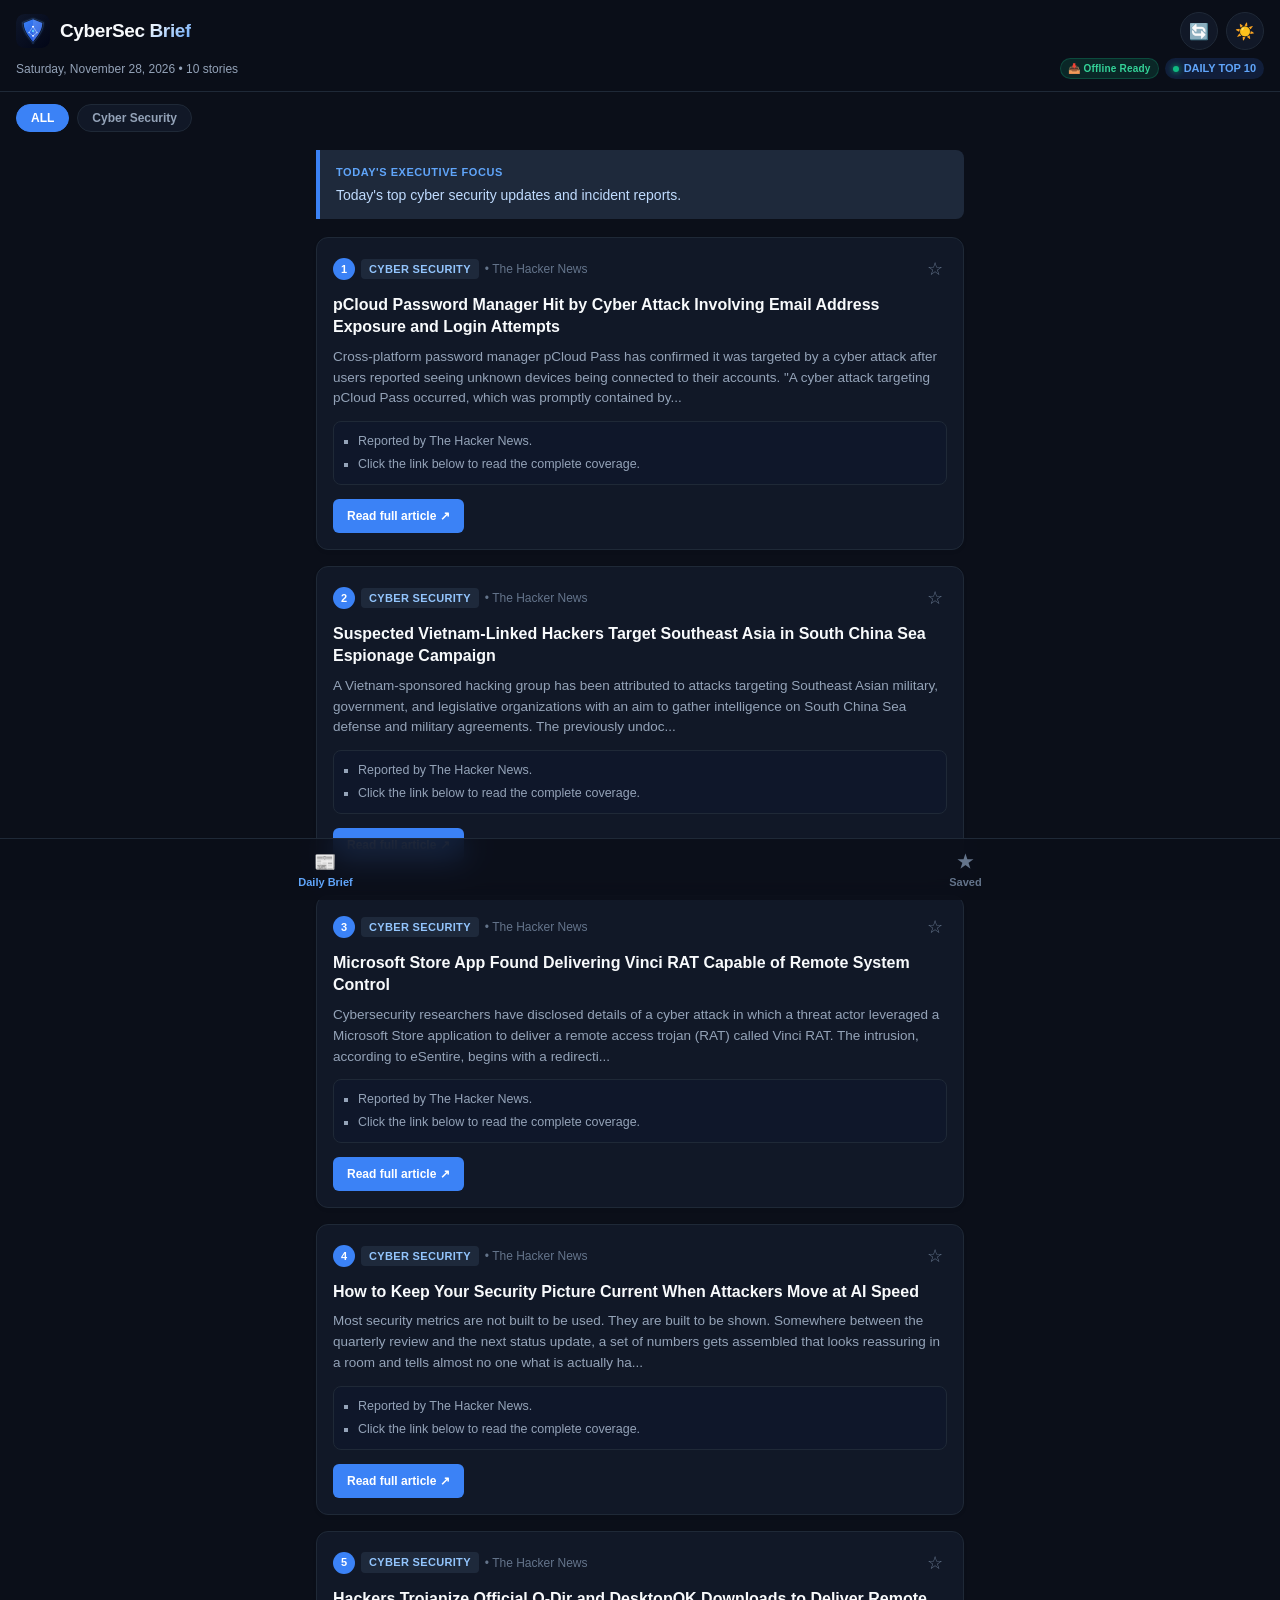
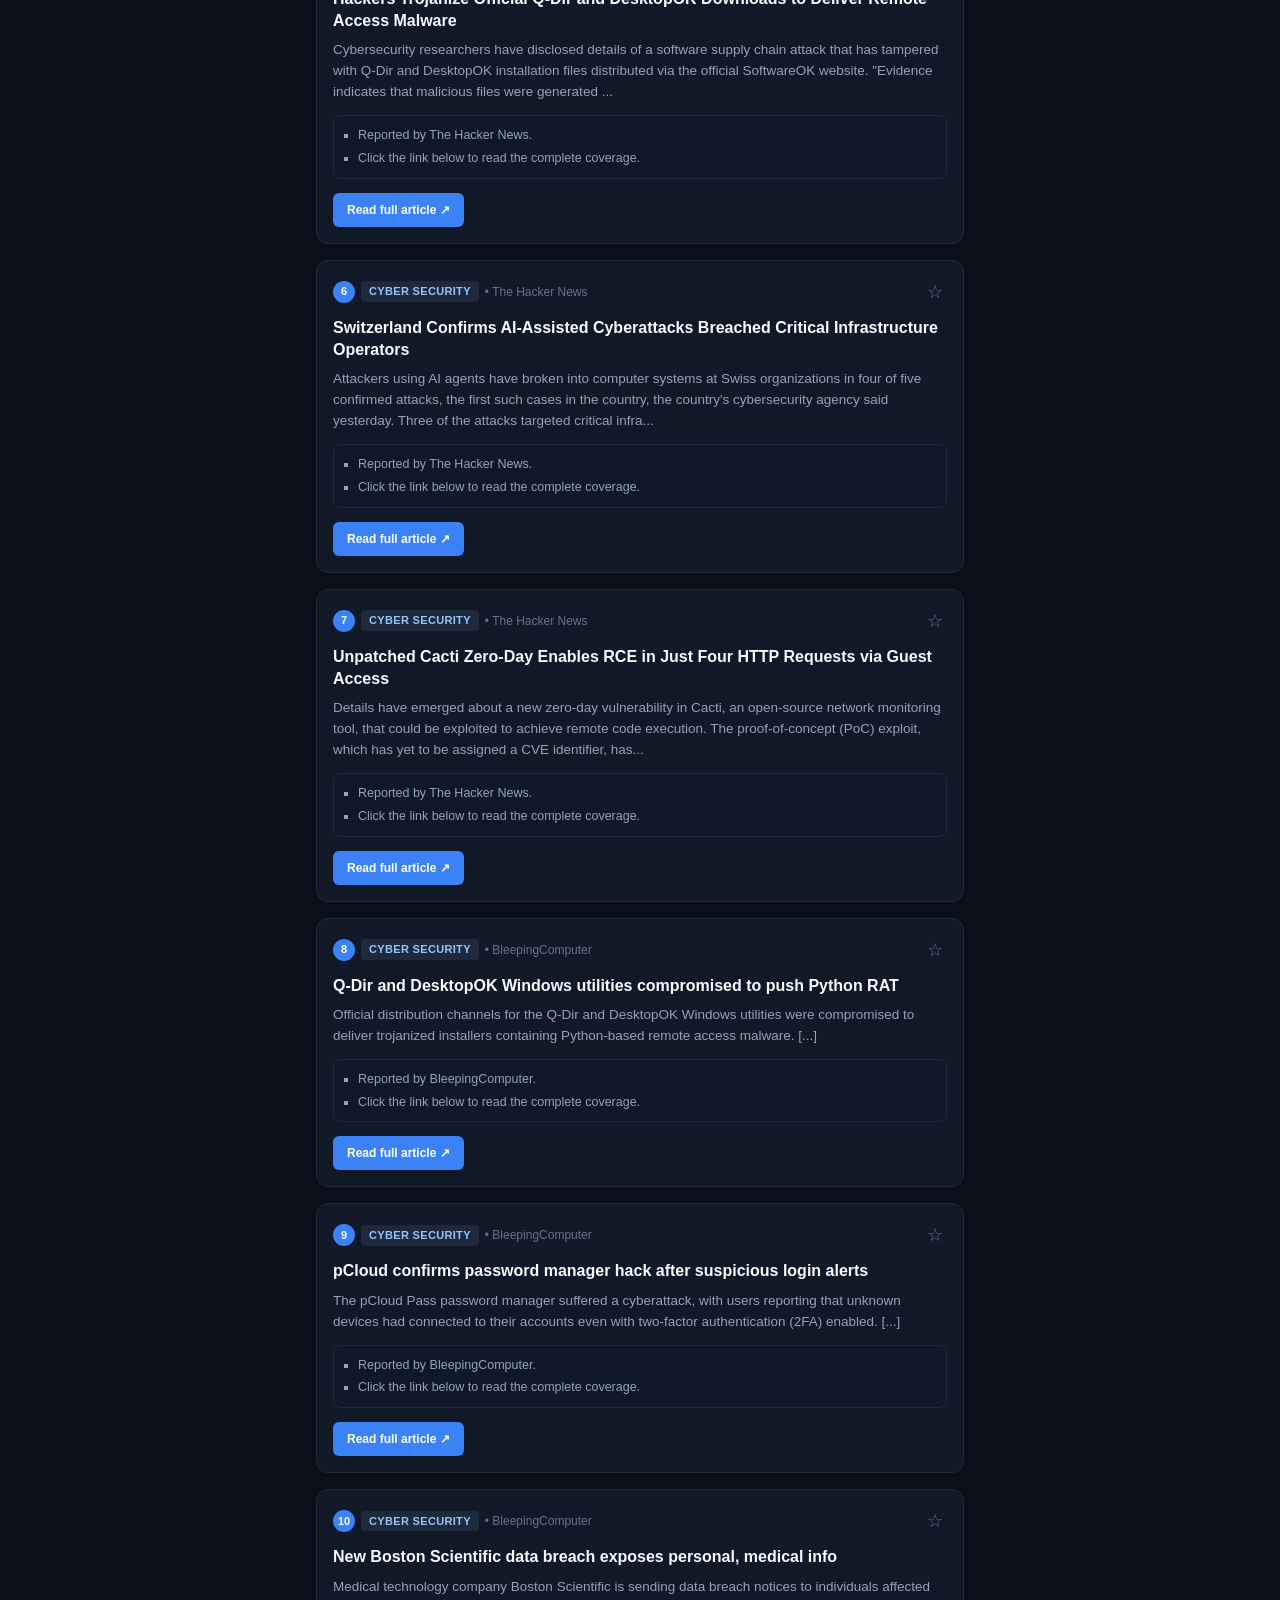
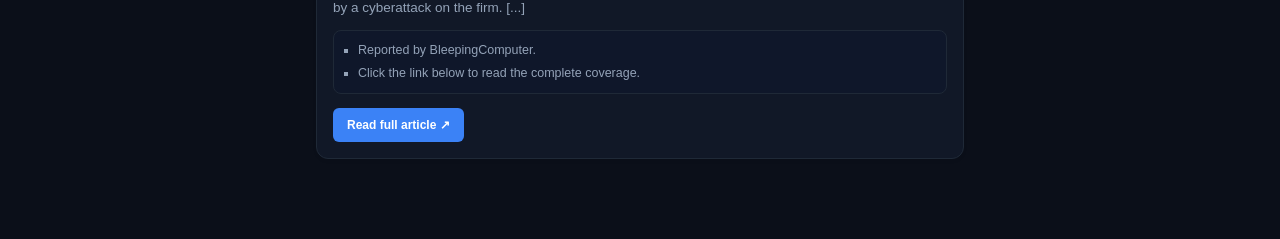
<file: docs/index.html>
<!DOCTYPE html>
<html lang="en" data-theme="dark">
<head>
  <meta charset="UTF-8">
  <meta name="viewport" content="width=device-width, initial-scale=1.0, maximum-scale=1.0, user-scalable=no, viewport-fit=cover">
  <title>CyberSec Brief</title>
  
  <!-- PWA & Mobile Metadata -->
  <link rel="manifest" href="./manifest.json">
  <meta name="theme-color" content="#0f172a">
  <meta name="mobile-web-app-capable" content="yes">
  <meta name="apple-mobile-web-app-status-bar-style" content="black-translucent">
  <meta name="apple-mobile-web-app-title" content="CyberSec">
  <link rel="apple-touch-icon" href="./icons/icon.svg">
  <link rel="icon" type="image/svg+xml" href="./icons/icon.svg">

  <link rel="stylesheet" href="./style.css">
</head>
<body>

  <!-- Sticky Header -->
  <header class="app-header">
    <div class="header-top">
      <div class="brand-wrapper">
        <img src="./icons/icon.svg" alt="CyberSec Logo" class="app-icon">
        <h1 class="brand-title">CyberSec Brief</h1>
      </div>
      <div class="header-actions">
        <button id="refreshBtn" class="icon-btn" title="Refresh Feed">🔄</button>
        <button id="themeToggleBtn" class="icon-btn" title="Toggle Theme">☀️</button>
      </div>
    </div>
    <div class="meta-bar">
      <span id="dateLabel">Loading edition...</span>
      <div class="meta-badges">
        <span id="offlineStatus" class="offline-pill online">📥 Offline Ready</span>
        <span class="live-pill">
          <span class="live-dot"></span> DAILY TOP 10
        </span>
      </div>
    </div>
  </header>

  <div id="pullStatus" class="pull-status">Updating...</div>

  <!-- Category Filter Chips -->
  <nav id="filterBar" class="filter-bar" aria-label="Category filters"></nav>

  <!-- Main Feed Container -->
  <main class="container">
    <!-- Today's Focus Banner -->
    <section id="focusBanner" class="focus-banner" style="display: none;">
      <div class="focus-tag">Today's Executive Focus</div>
      <p id="focusText" class="focus-text"></p>
    </section>

    <!-- News List -->
    <div id="feedList" class="feed-list"></div>

    <!-- Empty State -->
    <div id="emptyState" class="empty-state" style="display: none;">
      <div class="empty-icon">🛡️</div>
      <p>No articles to display.</p>
    </div>
  </main>

  <!-- Bottom Navigation Bar -->
  <nav class="bottom-nav">
    <button id="navFeed" class="nav-item active">
      <span class="nav-icon">📰</span>
      <span>Daily Brief</span>
    </button>
    <button id="navBookmarks" class="nav-item">
      <span class="nav-icon">★</span>
      <span>Saved</span>
    </button>
  </nav>

  <script src="./app.js"></script>
</body>
</html>
</file>
<file: docs/style.css>
:root {
  --font-family: -apple-system, BlinkMacSystemFont, "Segoe UI", Roboto, Helvetica, Arial, sans-serif;
  
  /* Dark Theme (Default) */
  --bg-color: #0b0f19;
  --surface-color: #111827;
  --surface-border: #1f2937;
  --surface-hover: #1e293b;
  --text-main: #f8fafc;
  --text-muted: #94a3b8;
  --text-dim: #64748b;
  --accent-primary: #3b82f6;
  --accent-light: #60a5fa;
  --accent-glow: rgba(59, 130, 246, 0.15);
  --banner-bg: #1e293b;
  --banner-border: #3b82f6;
  --banner-text: #bfdbfe;
  --card-keypoints-bg: #0f172a;
  --header-bg: rgba(11, 15, 25, 0.85);
  --badge-bg: #1e293b;
  --badge-text: #93c5fd;
  --saved-active: #ef4444;
}

[data-theme="light"] {
  --bg-color: #f1f5f9;
  --surface-color: #ffffff;
  --surface-border: #e2e8f0;
  --surface-hover: #f8fafc;
  --text-main: #0f172a;
  --text-muted: #475569;
  --text-dim: #94a3b8;
  --accent-primary: #2563eb;
  --accent-light: #3b82f6;
  --accent-glow: rgba(37, 99, 235, 0.08);
  --banner-bg: #eff6ff;
  --banner-border: #2563eb;
  --banner-text: #1e3a8a;
  --card-keypoints-bg: #f8fafc;
  --header-bg: rgba(241, 245, 249, 0.9);
  --badge-bg: #dbeafe;
  --badge-text: #1d4ed8;
  --saved-active: #dc2626;
}

* {
  box-sizing: border-box;
  margin: 0;
  padding: 0;
  -webkit-tap-highlight-color: transparent;
}

body {
  font-family: var(--font-family);
  background-color: var(--bg-color);
  color: var(--text-main);
  line-height: 1.5;
  padding-bottom: 80px;
  overflow-x: hidden;
  transition: background-color 0.25s ease, color 0.25s ease;
}

/* App Header */
.app-header {
  position: sticky;
  top: 0;
  z-index: 100;
  background-color: var(--header-bg);
  backdrop-filter: blur(12px);
  -webkit-backdrop-filter: blur(12px);
  border-bottom: 1px solid var(--surface-border);
  padding: 12px 16px;
}

.header-top {
  display: flex;
  align-items: center;
  justify-content: space-between;
}

.brand-wrapper {
  display: flex;
  align-items: center;
  gap: 10px;
}

.app-icon {
  width: 34px;
  height: 34px;
  border-radius: 8px;
}

.brand-title {
  font-size: 19px;
  font-weight: 800;
  letter-spacing: -0.02em;
  background: linear-gradient(135deg, var(--text-main) 60%, var(--accent-light));
  -webkit-background-clip: text;
  -webkit-text-fill-color: transparent;
}

.header-actions {
  display: flex;
  align-items: center;
  gap: 8px;
}

.icon-btn {
  background: none;
  border: 1px solid var(--surface-border);
  background-color: var(--surface-color);
  color: var(--text-muted);
  width: 38px;
  height: 38px;
  border-radius: 50%;
  display: flex;
  align-items: center;
  justify-content: center;
  cursor: pointer;
  font-size: 16px;
  transition: all 0.2s ease;
}

.icon-btn:hover, .icon-btn:active {
  background-color: var(--surface-hover);
  color: var(--text-main);
  border-color: var(--accent-primary);
}

.meta-bar {
  display: flex;
  align-items: center;
  justify-content: space-between;
  margin-top: 8px;
  font-size: 12px;
  color: var(--text-muted);
}

.meta-badges {
  display: flex;
  align-items: center;
  gap: 6px;
}

.offline-pill {
  display: inline-flex;
  align-items: center;
  gap: 4px;
  font-size: 10px;
  font-weight: 600;
  padding: 2px 7px;
  border-radius: 999px;
  letter-spacing: 0.02em;
}

.offline-pill.online {
  background-color: rgba(16, 185, 129, 0.15);
  color: #34d399;
  border: 1px solid rgba(16, 185, 129, 0.25);
}

.offline-pill.offline {
  background-color: rgba(245, 158, 11, 0.15);
  color: #fbbf24;
  border: 1px solid rgba(245, 158, 11, 0.3);
}

.live-pill {
  display: inline-flex;
  align-items: center;
  gap: 5px;
  font-size: 11px;
  color: var(--accent-light);
  background-color: var(--accent-glow);
  padding: 2px 8px;
  border-radius: 999px;
  font-weight: 600;
}

.live-dot {
  width: 6px;
  height: 6px;
  background-color: #10b981;
  border-radius: 50%;
  box-shadow: 0 0 6px #10b981;
}

/* Category Filter Bar */
.filter-bar {
  display: flex;
  gap: 8px;
  overflow-x: auto;
  padding: 12px 16px 8px 16px;
  scrollbar-width: none;
}
.filter-bar::-webkit-scrollbar {
  display: none;
}

.chip-btn {
  background-color: var(--surface-color);
  border: 1px solid var(--surface-border);
  color: var(--text-muted);
  font-size: 12px;
  font-weight: 600;
  padding: 6px 14px;
  border-radius: 999px;
  white-space: nowrap;
  cursor: pointer;
  transition: all 0.2s;
}

.chip-btn.active {
  background-color: var(--accent-primary);
  border-color: var(--accent-primary);
  color: #ffffff;
}

/* Main Container */
.container {
  max-width: 680px;
  margin: 0 auto;
  padding: 0 16px;
}

/* Daily Focus Banner */
.focus-banner {
  background-color: var(--banner-bg);
  border-left: 4px solid var(--banner-border);
  border-radius: 0 8px 8px 0;
  padding: 14px 16px;
  margin-top: 10px;
  margin-bottom: 18px;
}

.focus-tag {
  font-size: 11px;
  font-weight: 800;
  text-transform: uppercase;
  letter-spacing: 0.05em;
  color: var(--accent-light);
  margin-bottom: 4px;
}

.focus-text {
  font-size: 14px;
  font-weight: 500;
  color: var(--banner-text);
  line-height: 1.45;
}

/* Feed List & Cards */
.feed-list {
  display: flex;
  flex-direction: column;
  gap: 16px;
}

.news-card {
  background-color: var(--surface-color);
  border: 1px solid var(--surface-border);
  border-radius: 12px;
  padding: 16px;
  box-shadow: 0 2px 4px rgba(0, 0, 0, 0.04);
  transition: transform 0.15s ease, border-color 0.2s;
}

.card-top {
  display: flex;
  align-items: center;
  justify-content: space-between;
  margin-bottom: 10px;
}

.card-tags {
  display: flex;
  align-items: center;
  gap: 6px;
  flex-wrap: wrap;
}

.rank-badge {
  display: inline-flex;
  align-items: center;
  justify-content: center;
  width: 22px;
  height: 22px;
  background-color: var(--accent-primary);
  color: #ffffff;
  font-size: 11px;
  font-weight: 800;
  border-radius: 50%;
}

.category-badge {
  font-size: 11px;
  font-weight: 700;
  background-color: var(--badge-bg);
  color: var(--badge-text);
  padding: 2px 8px;
  border-radius: 4px;
  text-transform: uppercase;
  letter-spacing: 0.03em;
}

.source-label {
  font-size: 12px;
  color: var(--text-dim);
  font-weight: 500;
}

.bookmark-btn {
  background: none;
  border: none;
  color: var(--text-dim);
  font-size: 18px;
  cursor: pointer;
  padding: 4px;
  transition: color 0.15s, transform 0.15s;
}

.bookmark-btn.saved {
  color: var(--saved-active);
  transform: scale(1.1);
}

.news-title {
  font-size: 16px;
  font-weight: 700;
  line-height: 1.4;
  margin-bottom: 8px;
}

.news-title a {
  color: var(--text-main);
  text-decoration: none;
}

.news-title a:hover {
  color: var(--accent-light);
  text-decoration: underline;
}

.news-summary {
  font-size: 13.5px;
  color: var(--text-muted);
  line-height: 1.55;
  margin-bottom: 12px;
}

.key-points-box {
  background-color: var(--card-keypoints-bg);
  border: 1px solid var(--surface-border);
  border-radius: 8px;
  padding: 10px 12px 10px 24px;
  margin-bottom: 14px;
}

.key-points-box ul {
  list-style-type: square;
}

.key-points-box li {
  font-size: 12.5px;
  color: var(--text-muted);
  margin-bottom: 4px;
}

.key-points-box li:last-child {
  margin-bottom: 0;
}

.card-actions {
  display: flex;
  align-items: center;
  justify-content: space-between;
  margin-top: 6px;
}

.read-btn {
  display: inline-flex;
  align-items: center;
  gap: 5px;
  background-color: var(--accent-primary);
  color: #ffffff;
  font-size: 12px;
  font-weight: 600;
  padding: 8px 14px;
  border-radius: 6px;
  text-decoration: none;
  transition: background-color 0.2s;
}

.read-btn:hover {
  background-color: var(--accent-light);
}

/* Empty State */
.empty-state {
  text-align: center;
  padding: 48px 16px;
  color: var(--text-muted);
}

.empty-icon {
  font-size: 40px;
  margin-bottom: 12px;
}

/* Bottom Navigation Bar (Android style) */
.bottom-nav {
  position: fixed;
  bottom: 0;
  left: 0;
  right: 0;
  background-color: var(--header-bg);
  backdrop-filter: blur(14px);
  -webkit-backdrop-filter: blur(14px);
  border-top: 1px solid var(--surface-border);
  display: flex;
  justify-content: space-around;
  padding: 8px 0;
  z-index: 100;
}

.nav-item {
  display: flex;
  flex-direction: column;
  align-items: center;
  gap: 3px;
  background: none;
  border: none;
  color: var(--text-dim);
  font-size: 11px;
  font-weight: 600;
  cursor: pointer;
  padding: 4px 16px;
  transition: color 0.2s;
}

.nav-item .nav-icon {
  font-size: 18px;
}

.nav-item.active {
  color: var(--accent-light);
}

/* Pull to refresh visual feedback */
.pull-status {
  text-align: center;
  font-size: 12px;
  color: var(--text-dim);
  padding: 6px 0;
  display: none;
}
.pull-status.show {
  display: block;
}
</file>
